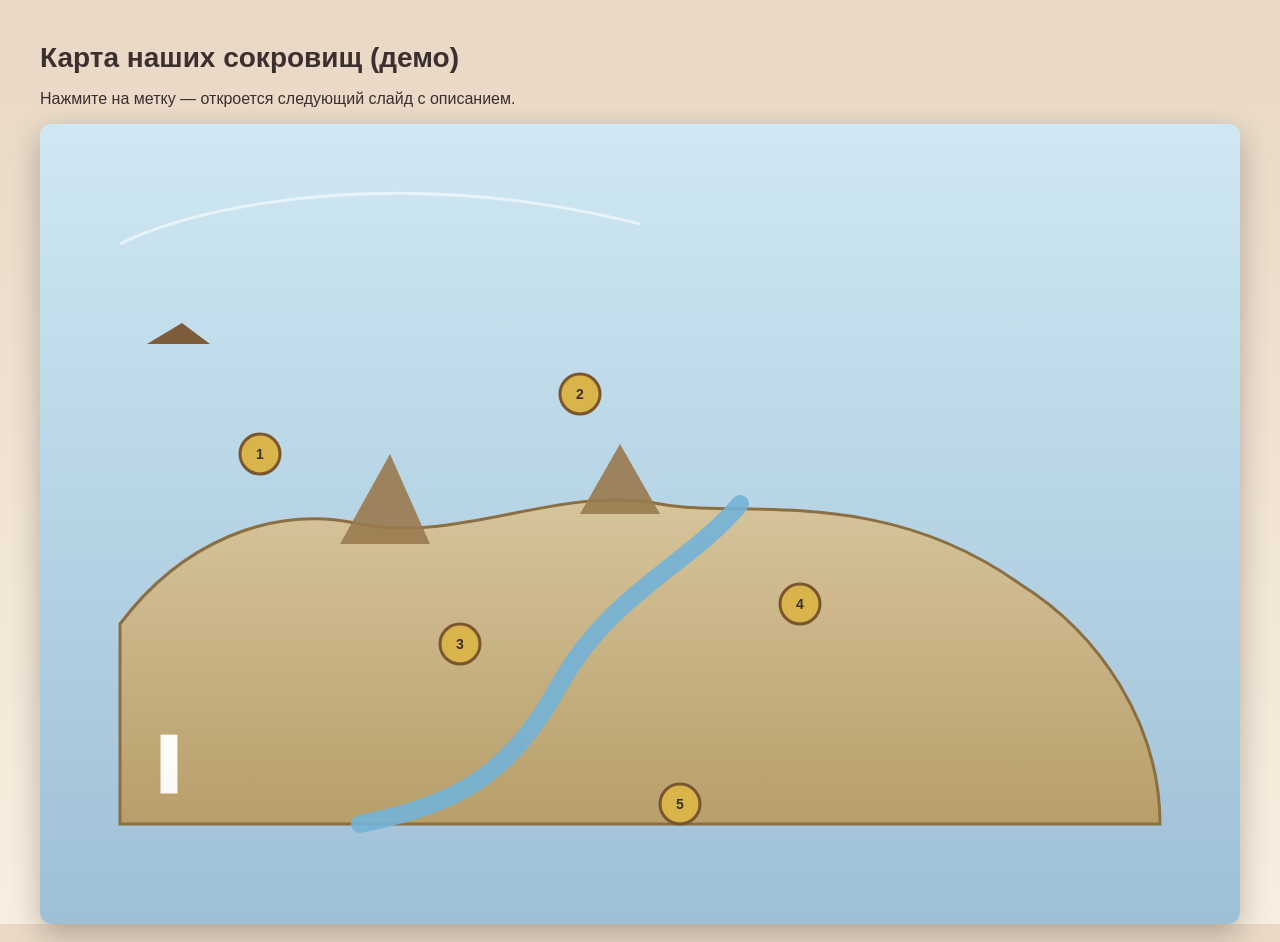
<file: map_with_markers.html>
<!DOCTYPE html>
<html lang="ru">
<head>
  <meta charset="utf-8">
  <meta name="viewport" content="width=device-width,initial-scale=1">
  <title>Интерактивная карта с метками</title>
  <style>
    :root{--bg:#f2e6cf;--ink:#3b2f2f;--gold:#d9b44a}
    html,body{height:100%;margin:0;font-family:Inter,Arial,Helvetica,sans-serif;background:linear-gradient(180deg,#e9d8c5 0%, #f8efe0 100%);color:var(--ink)}
    .wrap{width:100%;max-width:1200px;margin:24px auto;padding:18px}
    h1{margin:0 0 12px;font-size:28px}
    .map-box{position:relative;border-radius:12px;overflow:hidden;box-shadow:0 10px 30px rgba(0,0,0,.25);background:linear-gradient(180deg,#efe1c6,#e6d4b0)}
    svg{display:block;width:100%;height:auto}
    .marker{cursor:pointer}
    .marker circle{fill:var(--gold);stroke:#7a5630;stroke-width:3}
    .marker text{font-weight:700;fill:var(--ink);font-size:14px;text-anchor:middle;dominant-baseline:central}
    /* overlay slide */
    #overlay{position:fixed;inset:0;display:none;align-items:center;justify-content:center;background:rgba(0,0,0,.6);z-index:40}
    .slide{width:92%;max-width:820px;background:#fff8ee;padding:20px;border-radius:8px;box-shadow:0 12px 40px rgba(0,0,0,.4)}
    .slide h2{margin:0 0 8px}
    .slide .body{color:#333}
    .controls{display:flex;gap:8px;justify-content:flex-end;margin-top:12px}
    .btn{background:#7a5630;color:#fff;padding:6px 10px;border-radius:6px;border:none;cursor:pointer}
    .small{font-size:13px;padding:5px 8px}
    /* responsive */
    @media (max-width:600px){ .slide{padding:14px} .marker text{font-size:11px} }
  </style>
</head>
<body>
  <div class="wrap">
    <h1>Карта наших сокровищ (демо)</h1>
    <p>Нажмите на метку — откроется следующий слайд с описанием.</p>

    <div class="map-box" aria-hidden="false">
      <!-- Простая стилизованная карта в SVG -->
      <svg viewBox="0 0 1200 800" xmlns="http://www.w3.org/2000/svg" role="img" aria-label="Карта">
        <defs>
          <linearGradient id="sea" x1="0" x2="0" y1="0" y2="1">
            <stop offset="0%" stop-color="#cfe8f3"/>
            <stop offset="100%" stop-color="#9ec0d6"/>
          </linearGradient>
          <linearGradient id="land" x1="0" x2="0" y1="0" y2="1">
            <stop offset="0%" stop-color="#d6c49b"/>
            <stop offset="100%" stop-color="#b79f6a"/>
          </linearGradient>
        </defs>

        <!-- фон: море -->
        <rect x="0" y="0" width="1200" height="800" fill="url(#sea)" />

        <!-- остров, горы, река (упрощённо) -->
        <g id="island">
          <path d="M80,500 C140,420 230,380 320,400 C420,420 520,360 620,380 C700,395 840,360 980,460 C1060,510 1120,600 1120,700 L80,700 Z" fill="url(#land)" stroke="#8b6f42" stroke-width="3"/>
          <!-- немного рельефа -->
          <path d="M300,420 L350,330 L390,420 Z" fill="#9a7a4f" opacity="0.9"/>
          <path d="M540,390 L580,320 L620,390 Z" fill="#9a7a4f" opacity="0.9"/>
          <!-- река -->
          <path d="M700,380 C650,440 570,470 520,560 C470,650 420,680 320,700" stroke="#74b3d8" stroke-width="18" fill="none" stroke-linecap="round" opacity="0.9"/>
        </g>

        <!-- декор: маяк, кораблик -->
        <g id="decor" opacity="0.95">
          <rect x="120" y="610" width="18" height="60" fill="#fff" stroke="#c49b6b"/>
          <path d="M80,120 C160,80 360,40 600,100" stroke="#fff" stroke-width="3" fill="none" opacity="0.6"/>
          <g transform="translate(100,80) scale(0.7)">
            <path d="M10 200 L60 170 L100 200 Z" fill="#7a5630"/>
          </g>
        </g>

        <!-- Маркеры: координаты в системе viewBox -->
        <g id="markers">
          <g class="marker" data-index="0" transform="translate(220,330)" tabindex="0">
            <circle r="20"></circle>
            <text>1</text>
          </g>
          <g class="marker" data-index="1" transform="translate(540,270)" tabindex="0">
            <circle r="20"></circle>
            <text>2</text>
          </g>
          <g class="marker" data-index="2" transform="translate(420,520)" tabindex="0">
            <circle r="20"></circle>
            <text>3</text>
          </g>
          <g class="marker" data-index="3" transform="translate(760,480)" tabindex="0">
            <circle r="20"></circle>
            <text>4</text>
          </g>
          <g class="marker" data-index="4" transform="translate(640,680)" tabindex="0">
            <circle r="20"></circle>
            <text>5</text>
          </g>
        </g>
      </svg>
    </div>
  </div>

  <!-- Overlay для слайдов -->
  <div id="overlay">
    <div class="slide" role="dialog" aria-modal="true">
      <h2 id="slideTitle">Заголовок</h2>
      <div class="body" id="slideBody">Текст</div>
      <div class="controls">
        <button class="btn small" id="prev">Назад</button>
        <button class="btn small" id="next">Вперёд</button>
        <button class="btn small" id="close">Закрыть</button>
      </div>
    </div>
  </div>

  <script>
    // Данные слайдов для маркеров
    const slides = [
      { title: 'Начало', body: '<p>Всё началось здесь: тёплые воспоминания и первые шаги.</p>' },
      { title: 'Встреча', body: '<p>Тот самый день, когда всё изменилось.</p>' },
      { title: 'Приключения', body: '<p>Яркие моменты и смелые решения.</p>' },
      { title: 'Испытания', body: '<p>Трудности, которые мы преодолели вместе.</p>' },
      { title: 'Будущее', body: '<p>Планы и мечты, которые ведут вперёд.</p>' }
    ];

    const overlay = document.getElementById('overlay');
    const slideTitle = document.getElementById('slideTitle');
    const slideBody = document.getElementById('slideBody');
    const prevBtn = document.getElementById('prev');
    const nextBtn = document.getElementById('next');
    const closeBtn = document.getElementById('close');

    let current = 0;

    function openSlide(i){
      current = i;
      const s = slides[i];
      slideTitle.innerText = s.title;
      slideBody.innerHTML = s.body;
      overlay.style.display = 'flex';
      // focus for accessibility
      closeBtn.focus();
    }

    function closeSlide(){ overlay.style.display = 'none'; }

    function prev(){ current = (current - 1 + slides.length) % slides.length; openSlide(current); }
    function next(){ current = (current + 1) % slides.length; openSlide(current); }

    // назначаем клики по маркерам
    document.querySelectorAll('.marker').forEach(g => {
      g.addEventListener('click', () => openSlide(parseInt(g.dataset.index,10)));
      g.addEventListener('keydown', (e)=>{ if(e.key==='Enter' || e.key===' ') openSlide(parseInt(g.dataset.index,10)); });
    });

    prevBtn.addEventListener('click', prev);
    nextBtn.addEventListener('click', next);
    closeBtn.addEventListener('click', closeSlide);

    // клавиши
    document.addEventListener('keydown', (e)=>{
      if(overlay.style.display === 'flex'){
        if(e.key==='Escape') closeSlide();
        if(e.key==='ArrowLeft') prev();
        if(e.key==='ArrowRight') next();
      }
    });

    // клик вне слайда закрывает
    overlay.addEventListener('click', (e)=>{ if(e.target===overlay) closeSlide(); });
  </script>
</body>
</html>
</file>
